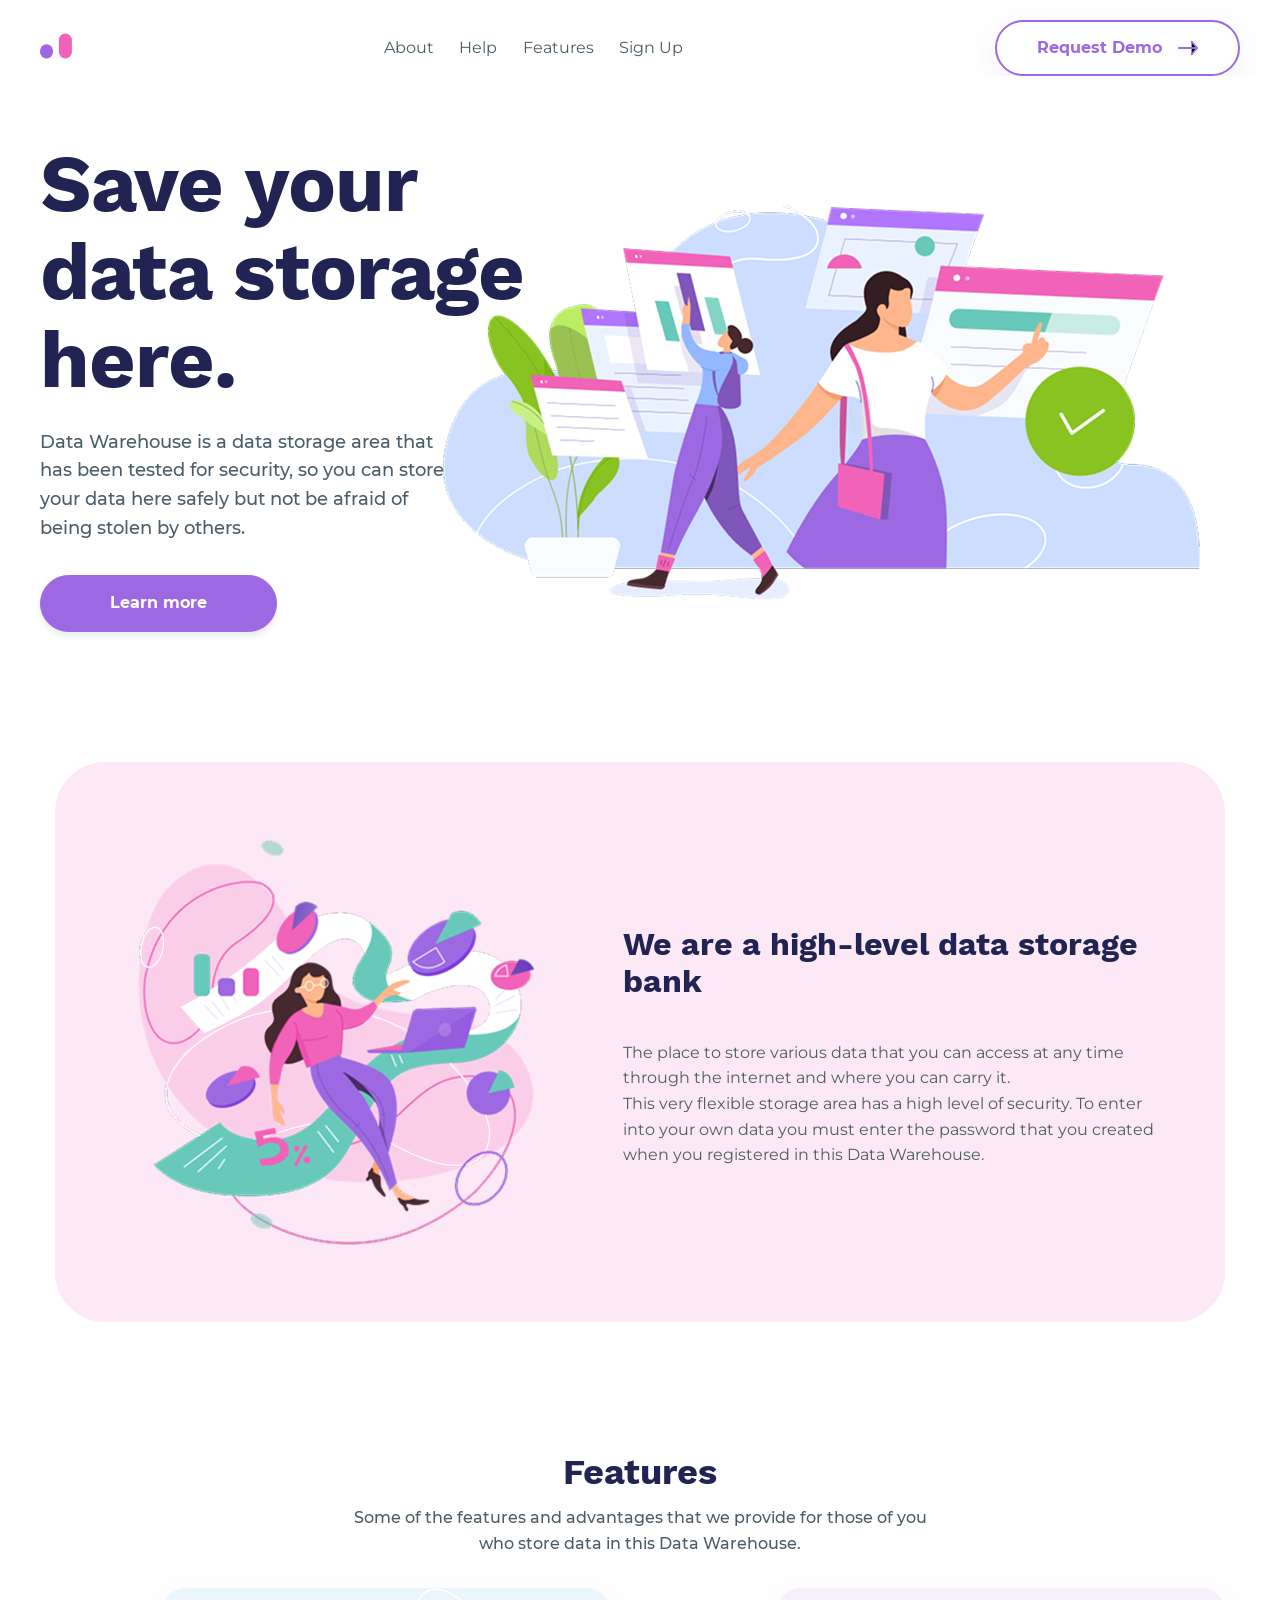
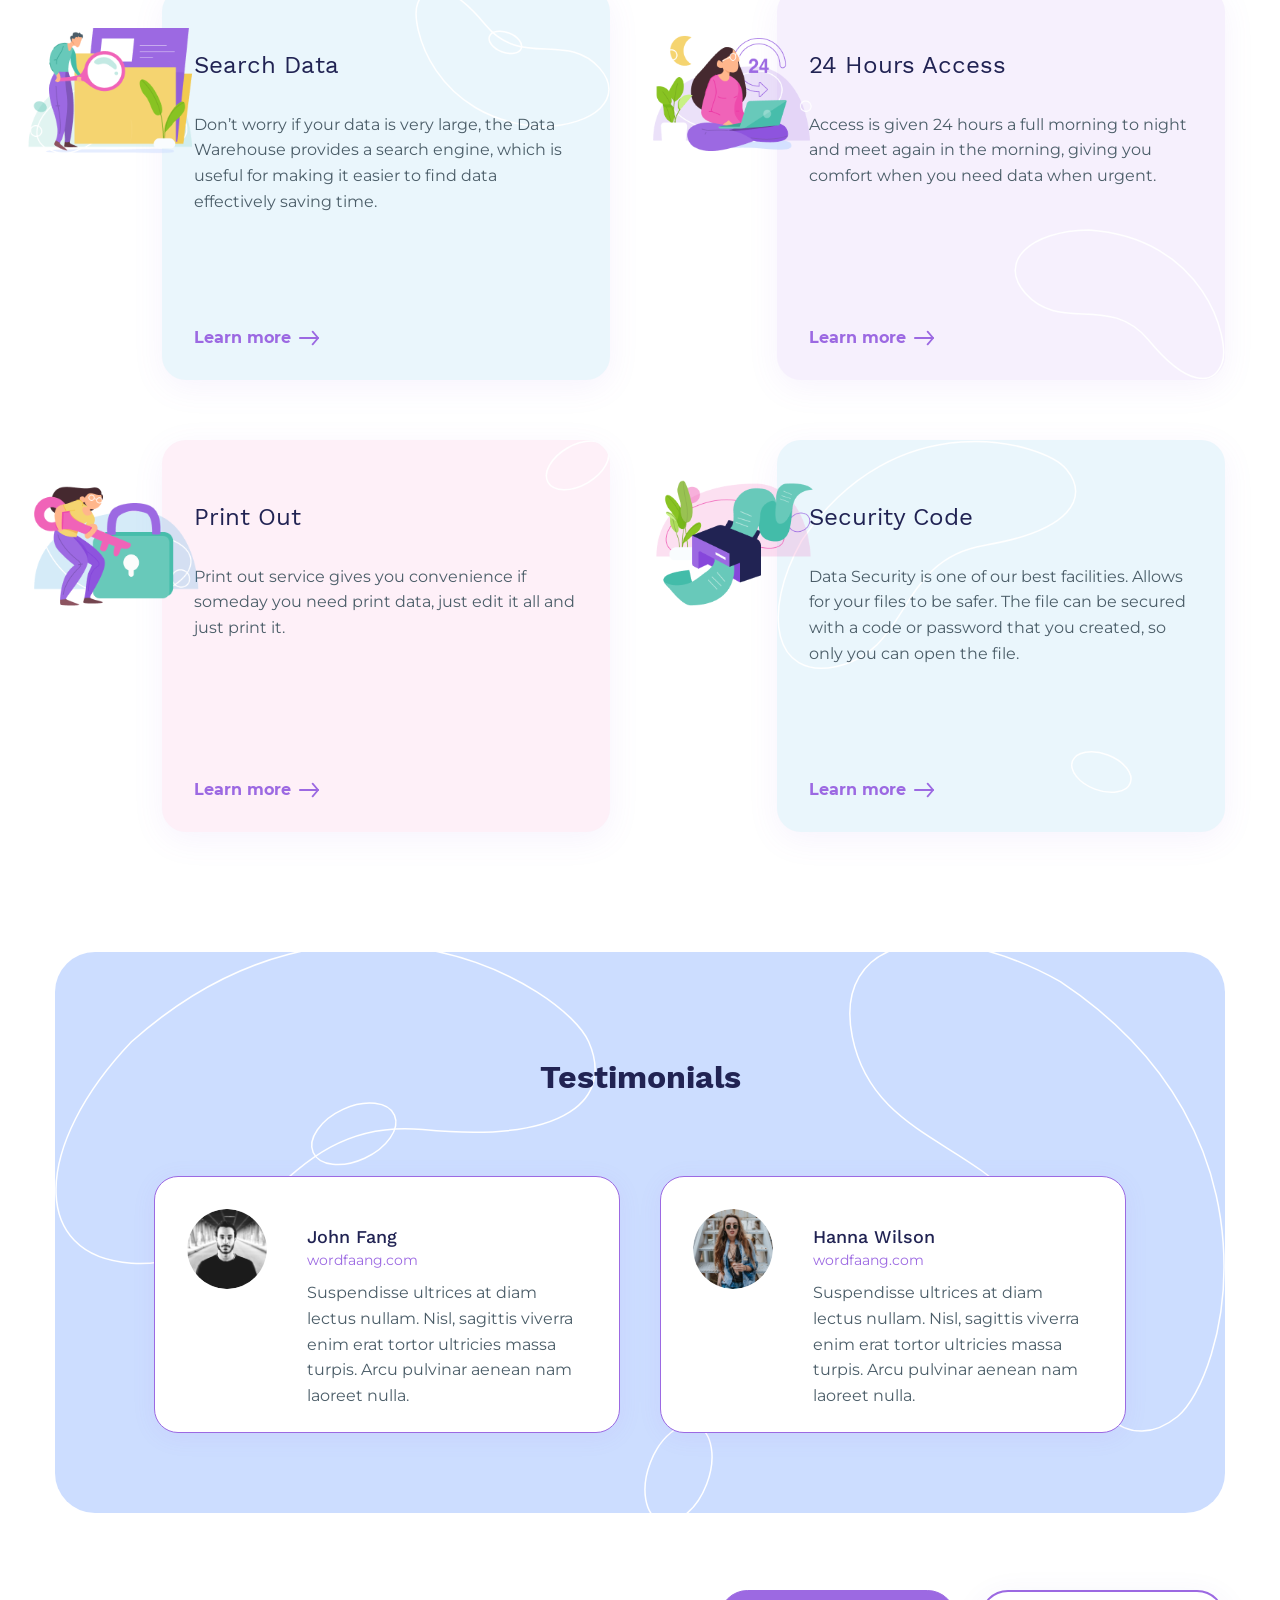
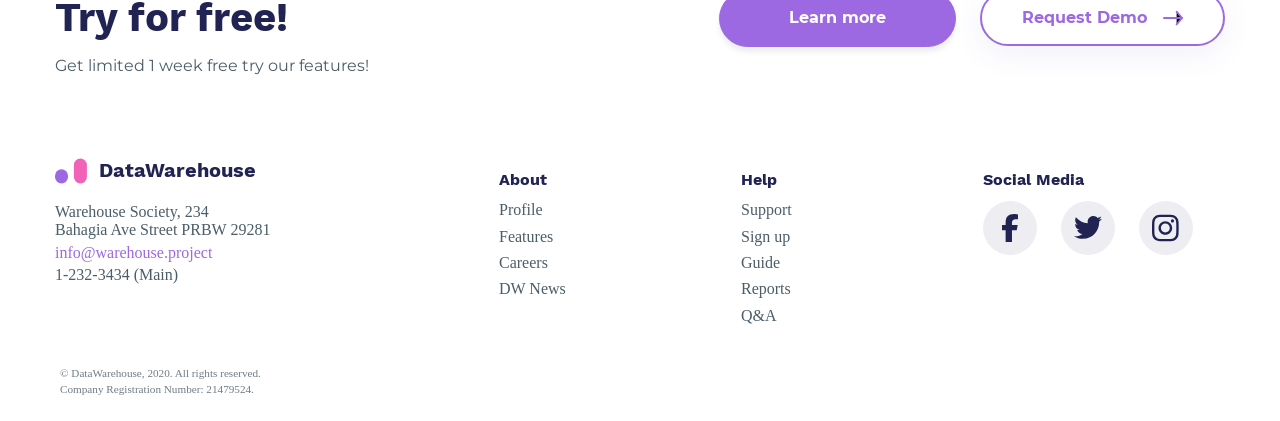
<file: index.html>
<!doctype html>
<html lang="en">

<head>
  <meta charset="utf-8">
  <meta name="viewport" content="width=device-width, initial-scale=1">
  <title>DataWarehouse</title>
  <link
    href="https://fonts.googleapis.com/css2?family=Montserrat:wght@300;400;500;700&family=Work+Sans:wght@400;700&display=swap"
    rel="stylesheet">
  <link rel="icon" href="./assets/fav/favicon.ico">
  <link rel="stylesheet" href="./css/normalize.css">
  <link rel="stylesheet" href="./css/main.css">
</head>


<body>



  <header class="header">
    <div class="container">
      <nav class="nav" aria-label="Main navigation">
        <a class="logo" href="/" aria-label="DataWarehouse">
          <img src="./assets/img/Logo.svg" alt="DataWarehouse logo" width="32" height="32">
        </a>
        <input type="checkbox" id="burger-toggle" class="burger-toggle" hidden>
        <label for="burger-toggle" class="burger__img"></label>
        <ul class="menu">
          <li class="menu__item"><a href="#about" class="menu__link">About</a></li>
          <li class="menu__item"><a href="#help" class="menu__link">Help</a></li>
          <li class="menu__item"><a href="#features" class="menu__link">Features</a></li>
          <li class="menu__item"><a href="#signup" class="menu__link">Sign Up</a></li>
        </ul>
        <a class="btn btn--accent" href="#request-demo">
          Request Demo
          <svg width="20" height="20" aria-hidden="true">
            <use href="./assets/img/sprite/sprite.svg#arrow-right"></use>
          </svg>
        </a>
      </nav>
    </div>
  </header>



  <main id="content">
    <section class="hero">
      <div class="hero__bg" aria-hidden="true"></div>
      <div class="hero__container">
        <div class="hero__text">
          <h1 id="hero-title">Save your data storage here.</h1>
          <p class="lead">Data Warehouse is a data storage area that has been
            tested for security, so you can store your data here
            safely but not be afraid of being stolen by others.</p>
          <div class="hero__actions">
            <a class="btn btn--primary" href="#try">Learn more</a>
          </div>
        </div>
        <figure class="hero__art">
          <img src="./assets/img/hero-illustration.png.png" alt="">
        </figure>
      </div>
    </section>




    <section id="about" class="about">
      <div class="about__container container">
        <div class="about__image">
          <img src="./assets/img/about-illustration.png" alt="Girl with laptop illustration">
        </div>
        <div class="about__content">
          <h2 id="about-title">We are a high-level data storage bank</h2>
          <p class="about__text">
            The place to store various data that you can access at any time through the internet and where you can carry
            it.<br>
            This very flexible storage area has a high level of security. To enter into your own data you must enter the
            password that you created when you registered in this Data Warehouse.
          </p>
        </div>
      </div>
    </section>




    <section id="features" class="features">
      <div class="section__head">
        <h2 id="features-title">Features</h2>
        <p class="features__subtitle">
          Some of the features and advantages that we provide for those of you who store data in this Data Warehouse.
        </p>
      </div>
      <div class="features__grid">
        <article class="card feature feature--search">
          <img src="./assets/img/feat-save-time.svg" alt="" class="feature__img">
          <h3>Search Data</h3>
          <p>Don’t worry if your data is very large, the Data Warehouse provides a search engine, which is useful for
            making it easier to find data effectively saving time.</p>
          <a href="#" class="feature__link">
            Learn more
            <svg width="20" height="20" aria-hidden="true">
              <use href="./assets/img/sprite/sprite.svg#arrow-right"></use>
            </svg>
          </a>
        </article>
        <article class="card feature feature--access">
          <img src="./assets/img/feat-access.svg" alt="" class="feature__img">
          <h3>24 Hours Access</h3>
          <p>Access is given 24 hours a full morning to night and meet again in the morning, giving you comfort when you
            need data when urgent.</p>
          <a href="#" class="feature__link">
            Learn more
            <svg width="20" height="20" aria-hidden="true">
              <use href="./assets/img/sprite/sprite.svg#arrow-right"></use>
            </svg>
          </a>
        </article>
        <article class="card feature feature--print">
          <img src="./assets/img/feat-security_copy.svg" alt="" class="feature__img">
          <h3>Print Out</h3>
          <p>Print out service gives you convenience if someday you need print data, just edit it all and just print it.
          </p>
          <a href="#" class="feature__link">
            Learn more
            <svg width="20" height="20" aria-hidden="true">
              <use href="./assets/img/sprite/sprite.svg#arrow-right"></use>
            </svg>
          </a>
        </article>
        <article class="card feature feature--security">
          <img src="./assets/img/feat-security.svg" alt="" class="feature__img">
          <h3>Security Code</h3>
          <p>Data Security is one of our best facilities. Allows for your files to be safer. The file can be secured
            with a code or password that you created, so only you can open the file.</p>
          <a href="#" class="feature__link">
            Learn more
            <svg width="20" height="20" aria-hidden="true">
              <use href="./assets/img/sprite/sprite.svg#arrow-right"></use>
            </svg>
          </a>
        </article>
      </div>
    </section>

    <section class="testimonials">
      <div class="testimonials__container container">
        <h2 id="testimonials-title">Testimonials</h2>
        <div class="testimonials__grid">
          <article class="testimonial-card">
            <img class="testimonial-card__img" src="./assets/img/testimonial-john.png" alt="John Fang" width="80"
              height="80">
            <div class="testimonial-card__content">
              <h3 class="testimonial-card__name">John Fang</h3>
              <a class="testimonial-card__site" href="#">wordfaang.com</a>
              <p class="testimonial-card__text">
                Suspendisse ultrices at diam lectus nullam. Nisl, sagittis viverra enim erat tortor ultricies massa
                turpis. Arcu pulvinar aenean nam laoreet nulla.
              </p>
            </div>
          </article>
          <article class="testimonial-card">
            <img class="testimonial-card__img" src="./assets/img/testimonial-hanna.png" alt="Hanna Wilson" width="80"
              height="80">
            <div class="testimonial-card__content">
              <h3 class="testimonial-card__name">Hanna Wilson</h3>
              <a class="testimonial-card__site" href="#">wordfaang.com</a>
              <p class="testimonial-card__text">
                Suspendisse ultrices at diam lectus nullam. Nisl, sagittis viverra enim erat tortor ultricies massa
                turpis. Arcu pulvinar aenean nam laoreet nulla.
              </p>
            </div>
          </article>
        </div>
      </div>
    </section>

    <section id="try" class="cta">
      <div class="container cta__container">
        <div>
          <h2 id="cta-title">Try for free!</h2>
          <p class="cta__subtitle">Get limited 1 week free try our features!</p>
        </div>
        <div class="cta__actions">
          <a class="btn btn--primary" href="#">Learn more</a>
          <a class="btn btn--accent" href="#">Request Demo
            <svg width="20" height="20" aria-hidden="true">
              <use href="./assets/img/sprite/sprite.svg#arrow-right"></use>
            </svg>
          </a>
        </div>
      </div>
    </section>
  </main>

  <footer class="site-footer">
    <div class="container site-footer__container">
      <div class="footer-col footer-col--brand">
        <a class="logo" href="/" aria-label="DataWarehouse">
          <img src="./assets/img/Logo.svg" alt="DataWarehouse logo" width="32" height="32">
          <span class="logo__text">DataWarehouse</span>
        </a>
        <address class="contact">
          <div>Warehouse Society, 234<br>Bahagia Ave Street PRBW 29281</div>
          <a href="mailto:info@warehouse.project">info@warehouse.project</a>
          <div>1-232-3434 (Main)</div>
        </address>
      </div>
      <div class="footer-col">
        <h3 class="footer-title">About</h3>
        <ul class="footer-links">
          <li><a href="#">Profile</a></li>
          <li><a href="#">Features</a></li>
          <li><a href="#">Careers</a></li>
          <li><a href="#">DW News</a></li>
        </ul>
      </div>
      <div class="footer-col">
        <h3 class="footer-title">Help</h3>
        <ul class="footer-links">
          <li><a href="#">Support</a></li>
          <li><a href="#">Sign up</a></li>
          <li><a href="#">Guide</a></li>
          <li><a href="#">Reports</a></li>
          <li><a href="#">Q&A</a></li>
        </ul>
      </div>
      <div class="footer-col">
        <h3 class="footer-title">Social Media</h3>
        <div class="footer-social">
          <a class="icon icon--fb" href="#" aria-label="Facebook">
            <svg width="32" height="32">
              <use href="./assets/img/sprite/sprite.svg#facebook"></use>
            </svg>
          </a>
          <a class="icon icon--tw active" href="#" aria-label="Twitter">
            <svg width="32" height="32">
              <use href="./assets/img/sprite/sprite.svg#twitter"></use>
            </svg>
          </a>
          <a class="icon icon--in" href="#" aria-label="LinkedIn">
            <svg width="32" height="32">
              <use href="./assets/img/sprite/sprite.svg#instagram"></use>
            </svg>
          </a>
        </div>
      </div>
    </div>
    <div class="container site-footer__bottom">
      <small>&copy; DataWarehouse, 2020. All rights reserved.<br>Company Registration Number: 21479524.</small>
    </div>
  </footer>


</body>

</html>
</file>
<file: css/main.css>
@font-face {
  font-family: "Montserrat";
  src: url("../assets/fonts/monsterrat/Montserrat-Medium.woff2") format("woff2"), url("../assets/fonts/monsterrat/Montserrat-Medium.woff") format("woff");
  font-weight: 500;
  font-style: normal;
}
@font-face {
  font-family: "Montserrat";
  src: url("../assets/fonts/monsterrat/Montserrat-Bold.woff2") format("woff2"), url("../assets/fonts/monsterrat/Montserrat-Bold.woff") format("woff");
  font-weight: 700;
  font-style: normal;
}
@font-face {
  font-family: "Montserrat";
  src: url("../assets/fonts/monsterrat/Montserrat-Light.woff2") format("woff2"), url("../assets/fonts/monsterrat/Montserrat-Light.woff") format("woff");
  font-weight: 300;
  font-style: normal;
}
@font-face {
  font-family: "Work Sans";
  src: url("../assets/fonts/work_sans/WorkSans-Bold.woff2") format("woff2"), url("../assets/fonts/work_sans/WorkSans-Bold.woff") format("woff");
  font-weight: 700;
  font-style: normal;
}
@font-face {
  font-family: "Work Sans";
  src: url("../assets/fonts/work_sans/WorkSans-Regular.woff2") format("woff2"), url("../assets/fonts/work_sans/WorkSans-Regular.woff") format("woff");
  font-weight: 400;
  font-style: normal;
}
.container {
  max-width: 1200px;
  margin: 0 auto;
  padding: 0 10px;
}

.nav {
  display: flex;
  justify-content: space-between;
  align-items: center;
  margin-top: 20px;
}

.menu {
  display: flex;
  list-style: none;
  gap: 2vw;
  padding: 0;
  margin: 0;
  right: 30px;
}
.menu__link {
  font-family: "Montserrat", sans-serif;
  text-decoration: none;
  color: #4b5d68;
  transition: all 0.3s;
  display: block;
  white-space: nowrap;
  font-size: 16px;
}
.menu__link:hover {
  color: #8a40ee;
}

.burger-toggle {
  display: none;
}

.burger__img {
  display: none;
  cursor: pointer;
}
@media screen and (max-width: 700px) {
  .burger__img {
    display: inline-block;
    position: relative;
    width: 34px;
    height: 2px;
    background-color: #9c69e2;
    vertical-align: middle;
    transition: all 0.35s;
  }
  .burger__img::before, .burger__img::after {
    content: "";
    position: absolute;
    width: 100%;
    height: 2px;
    background-color: #9c69e2;
    transition: all 0.35s;
  }
  .burger__img::before {
    top: -10px;
  }
  .burger__img::after {
    top: 10px;
  }
}

.burger-toggle:checked + .burger__img {
  transform: rotate(405deg);
}
.burger-toggle:checked + .burger__img::before {
  opacity: 0;
}
.burger-toggle:checked + .burger__img::after {
  top: 0;
  transform: rotate(90deg);
}

@media screen and (max-width: 700px) {
  .menu {
    display: none;
    position: absolute;
    top: 60px;
    left: 0;
    right: 0;
    flex-direction: column;
    align-items: center;
    background: #fff;
    gap: 24px;
    padding: 32px 0;
    box-shadow: 0 8px 32px 0 rgba(76, 68, 182, 0.08);
    z-index: 99;
    opacity: 0;
    transition: opacity 0.3s;
  }
  .burger-toggle:checked ~ .menu {
    display: flex;
    opacity: 1;
  }
}
.btn {
  display: inline-block;
  border-radius: 50px;
  font-family: "Montserrat", sans-serif;
  font-weight: 700;
  font-size: 16px;
  text-decoration: none;
  border: none;
  cursor: pointer;
  transition: background 0.3s, color 0.3s, box-shadow 0.3s;
  padding: 16px 40px;
}

.btn--accent {
  background: #fff;
  color: #9c69e2;
  border: 2px solid #9c69e2;
  box-shadow: 0 8px 32px 0 rgba(76, 68, 182, 0.08);
  display: inline-flex;
  align-items: center;
  gap: 16px;
}
.btn--accent:hover, .btn--accent:focus {
  background: #8a40ee;
  color: #fff;
  border-color: #8a40ee;
  outline: none;
  box-shadow: 0 8px 32px 0 rgba(76, 68, 182, 0.16);
}

@media (max-width: 700px) {
  .btn {
    padding: 12px 24px;
    font-size: 15px;
  }
  .btn--accent {
    gap: 10px;
    font-size: 15px;
  }
}
@media (max-width: 500px) {
  .btn {
    padding: 10px 12px;
    font-size: 14px;
  }
  .btn--accent {
    gap: 6px;
    font-size: 14px;
  }
}
.hero {
  background: #fff;
  padding: 60px 10px 40px 10px;
  min-height: 480px;
  display: flex;
  align-items: center;
  position: relative;
  overflow: hidden;
}
.hero__container {
  max-width: 1200px;
  margin: 0 auto;
  display: flex;
  align-items: center;
  justify-content: space-between;
  gap: 40px;
  position: relative;
  z-index: 1;
  width: 100%;
}
.hero__text {
  flex: 1 1 50%;
  color: #212353;
  position: relative;
  z-index: 2;
  bottom: 50px;
}
.hero__text h1 {
  font-family: "Work Sans", sans-serif;
  font-size: 80px;
  font-weight: 700;
  margin-bottom: 24px;
  line-height: 1.1;
  letter-spacing: -1px;
}
.hero__text .lead {
  font-family: "Montserrat", sans-serif;
  font-weight: 500;
  font-size: 18px;
  line-height: 1.6;
  color: #4b5d68;
  margin-bottom: 32px;
  max-width: 420px;
}
.hero__actions {
  display: flex;
  align-items: center;
  gap: 2vw;
}
.hero__art {
  flex: 1 1 50%;
  display: flex;
  justify-content: flex-end;
  align-items: center;
}
.hero__art img {
  max-width: 150%;
  height: auto;
  display: block;
}
@media (max-width: 1000px) {
  .hero__container {
    flex-direction: column;
    gap: 32px;
    text-align: center;
  }
  .hero__text {
    flex: 1 1 100%;
  }
  .hero__text h1 {
    font-size: 48px;
  }
  .hero__text .lead {
    font-size: 16px;
    max-width: 100%;
    margin-left: auto;
    margin-right: auto;
  }
  .hero__art {
    justify-content: center;
  }
  .hero__art img {
    max-width: 100%;
  }
}

.btn--primary {
  background: #9c69e2;
  color: #fff;
  border: 1px solid #9c69e2;
  border-radius: 50px;
  width: 155px;
  height: 23px;
  box-shadow: 0 5px 5px 0 rgba(75, 93, 104, 0.1);
  display: inline-flex;
  align-items: center;
  justify-content: center;
  gap: 16px;
  font-family: "Montserrat", sans-serif;
  font-weight: 700;
  font-size: 16px;
  text-decoration: none;
  cursor: pointer;
  transition: background 0.3s, color 0.3s, box-shadow 0.3s;
}
.btn--primary:hover, .btn--primary:focus {
  background: #8a40ee;
  border-color: #8a40ee;
  color: #fff;
  outline: none;
  box-shadow: 0 8px 32px 0 rgba(156, 105, 226, 0.16);
}

.about {
  background: #fde8f5;
  border-radius: 50px;
  margin: 40px auto;
  max-width: 1170px;
  min-height: 560px;
  display: flex;
  align-items: center;
  justify-content: center;
}
.about__container {
  display: flex;
  align-items: center;
  gap: clamp(20px, 5vw, 130px);
  padding: 60px;
}
.about__image {
  flex: 1 1 45%;
  display: flex;
  justify-content: center;
  align-items: center;
}
.about__image img {
  max-width: 100%;
  height: auto;
  display: block;
}
.about__content {
  flex: 1 1 55%;
  color: #212353;
  display: flex;
  flex-direction: column;
  justify-content: center;
}
.about h2 {
  font-family: "Work Sans", sans-serif;
  font-size: 32px;
  font-weight: 700;
  margin-bottom: 24px;
  color: #212353;
}
.about__text {
  font-family: "Montserrat", sans-serif;
  font-size: 16px;
  font-weight: 400;
  line-height: 1.6;
  color: #4b5d68;
}

@media (max-width: 900px) {
  .about {
    border-radius: 32px;
    min-height: 0;
    margin: 24px auto;
  }
  .about__container {
    flex-direction: column;
    gap: 24px;
    padding: 32px 16px;
    align-items: flex-start;
  }
  .about__image {
    width: 100%;
    margin-bottom: 16px;
  }
  .about__image img {
    max-width: 320px;
    margin: 0 auto;
  }
  .about__content {
    width: 100%;
  }
  .about__content h2 {
    font-size: 24px;
    margin-bottom: 16px;
  }
  .about__content .about__text {
    font-size: 15px;
  }
}
@media (max-width: 600px) {
  .about {
    border-radius: 16px;
    margin: 12px auto;
  }
  .about__container {
    padding: 16px 4px;
    gap: 16px;
  }
  .about__image img {
    max-width: 200px;
  }
  .about__content h2 {
    font-size: 18px;
  }
  .about__content .about__text {
    font-size: 14px;
  }
}
.features {
  padding: 60px 0 120px 0;
  background: #fff;
}
.features .section__head {
  text-align: center;
  margin-bottom: 32px;
}
.features .section__head h2 {
  font-family: "Work Sans", sans-serif;
  font-size: 36px;
  font-weight: 700;
  color: #212353;
  margin-bottom: 12px;
}
.features .section__head .features__subtitle {
  font-family: "Montserrat", sans-serif;
  font-size: 16px;
  font-weight: 500;
  line-height: 1.6;
  color: #4b5d68;
  margin: 0 auto 0 auto;
  max-width: 600px;
}
.features__grid {
  display: grid;
  grid-template-columns: repeat(2, 1fr);
  gap: 60px;
  max-width: 1170px;
  margin: 0 auto;
  justify-items: right;
}
@media (max-width: 1200px) {
  .features__grid {
    gap: 40px;
    padding: 0 20px;
    grid-template-columns: 1fr;
    margin: 0 auto;
    justify-items: center;
  }
}

.card.feature {
  background: #eaf6fc;
  border-radius: 24px;
  padding: 40px 32px 32px 32px;
  box-shadow: 0 8px 32px 0 rgba(156, 105, 226, 0.08);
  display: flex;
  flex-direction: column;
  align-items: flex-start;
  min-height: 320px;
  position: relative;
  transition: box-shadow 0.3s;
  max-width: 384px;
  max-height: 400px;
}
.card.feature.feature--search {
  background: #eaf6fc url("../assets/img/Search_data.svg") no-repeat;
  background-position: top right;
}
.card.feature.feature--access {
  background: #f6f0fd url("../assets/img/Hours_access.svg") no-repeat;
  background-position: bottom right;
}
.card.feature.feature--print {
  background: #fef0f8 url("../assets/img/Print_Out.svg") no-repeat;
  background-position: top right;
}
.card.feature.feature--security {
  background: #eaf6fc url("../assets/img/Security_Code.svg") no-repeat;
}
.card.feature h3 {
  font-family: "Work Sans", sans-serif;
  font-size: 24px;
  font-weight: 400;
  color: #212353;
  margin-bottom: 16px;
}
.card.feature p {
  font-family: "Montserrat", sans-serif;
  font-size: 16px;
  font-weight: 400;
  line-height: 1.6;
  color: #4b5d68;
  margin-bottom: 24px;
}
.card.feature .feature__img {
  max-width: 171px;
  height: auto;
  position: absolute;
  right: 411px;
  z-index: 1;
}
@media (max-width: 1200px) {
  .card.feature .feature__img {
    right: 32px;
    max-width: 180px;
    position: static;
  }
}
@media (max-width: 900px) {
  .card.feature .feature__img {
    position: static;
    max-width: 140px;
    margin-bottom: 16px;
    display: block;
  }
}
@media (max-width: 600px) {
  .card.feature .feature__img {
    max-width: 100px;
    margin-bottom: 12px;
  }
}
.card.feature .feature__link {
  display: inline-flex;
  align-items: center;
  gap: 8px;
  font-family: "Montserrat", sans-serif;
  font-weight: 700;
  font-size: 16px;
  color: #9c69e2;
  text-decoration: none;
  margin-top: auto;
  transition: color 0.3s;
  position: relative;
  z-index: 2;
}
.card.feature .feature__link svg {
  fill: none;
  stroke: #9c69e2;
  transition: stroke 0.3s;
}
.card.feature .feature__link:hover, .card.feature .feature__link:focus {
  color: #8a40ee;
}
.card.feature .feature__link:hover svg, .card.feature .feature__link:focus svg {
  stroke: #8a40ee;
  transform: translateX(8px);
}

.testimonials {
  background: #ccddff url("../assets/img/testimonials-bg.svg") center/cover no-repeat;
  border-radius: 40px;
  padding: 80px 0;
  margin: 0px auto;
  max-width: 1170px;
}
.testimonials__container {
  max-width: 1000px;
  margin: 0 auto;
  text-align: center;
}
.testimonials h2 {
  font-family: "Work Sans", sans-serif;
  font-size: 32px;
  font-weight: 700;
  color: #212353;
  margin-bottom: 80px;
}
.testimonials__grid {
  display: flex;
  gap: clamp(16px, 5vw, 40px);
  justify-content: center;
  flex-wrap: wrap;
}

.testimonial-card {
  background: #fff;
  border-radius: 24px;
  box-shadow: 0 4px 24px 0 rgba(156, 105, 226, 0.08);
  padding: 32px 32px 24px 32px;
  display: flex;
  align-items: flex-start;
  gap: 24px;
  min-width: 340px;
  max-width: 400px;
  flex: 1 1 340px;
  border: 1px solid #9c69e2;
}
.testimonial-card__img {
  width: 80px;
  height: 80px;
  border-radius: 50%;
  object-fit: cover;
  margin-right: 16px;
  flex-shrink: 0;
}
.testimonial-card__content {
  text-align: left;
}
.testimonial-card__name {
  font-family: "Work Sans", sans-serif;
  font-size: 18px;
  font-weight: 500;
  color: #212353;
  margin-bottom: 4px;
}
.testimonial-card__site {
  font-family: "Montserrat", sans-serif;
  font-size: 14px;
  color: #9c69e2;
  text-decoration: none;
  margin-bottom: 12px;
  display: inline-block;
}
.testimonial-card__text {
  font-family: "Montserrat", sans-serif;
  font-size: 16px;
  color: #4b5d68;
  line-height: 1.6;
  margin: 0;
}

@media (max-width: 900px) {
  .testimonial-card {
    max-width: 100%;
    min-width: 0;
    padding: 24px 16px;
    gap: 16px;
    flex-direction: column;
    align-items: center;
    text-align: center;
  }
  .testimonial-card__img {
    margin: 0 auto 12px auto;
  }
  .testimonial-card__content {
    text-align: center;
  }
  .testimonial-card__name {
    font-size: 16px;
  }
  .testimonial-card__text {
    font-size: 15px;
  }
}
@media (max-width: 600px) {
  .testimonial-card {
    padding: 16px 8px;
    border-radius: 12px;
  }
  .testimonial-card__img {
    width: 56px;
    height: 56px;
    margin-bottom: 8px;
  }
  .testimonial-card__name {
    font-size: 14px;
  }
  .testimonial-card__site {
    font-size: 12px;
    margin-bottom: 8px;
  }
  .testimonial-card__text {
    font-size: 13px;
  }
}
.cta {
  background: #fff;
  padding: 48px 0 32px 0;
}
.cta .cta__container {
  display: flex;
  justify-content: space-between;
  align-items: center;
  max-width: 1170px;
  margin: 0 auto;
  gap: 40px;
}
.cta h2 {
  font-family: "Work Sans", sans-serif;
  font-size: 40px;
  font-weight: 700;
  color: #212353;
  margin-bottom: 8px;
}
.cta .cta__subtitle {
  font-family: "Montserrat", sans-serif;
  font-size: 16px;
  color: #4b5d68;
  margin-bottom: 0;
}
.cta .cta__actions {
  display: flex;
  gap: 24px;
  align-items: center;
}

@media (max-width: 900px) {
  .cta {
    padding: 24px 0 16px 0;
  }
  .cta .cta__container {
    flex-direction: column;
    text-align: center;
    gap: 24px;
  }
  .cta h2 {
    font-size: 28px;
  }
  .cta .cta__subtitle {
    font-size: 15px;
  }
  .cta .cta__actions {
    flex-direction: column;
    gap: 16px;
  }
}
.site-footer {
  background: #fff;
  padding: 48px 0 24px 0;
}
.site-footer .site-footer__container {
  display: flex;
  justify-content: space-between;
  align-items: flex-start;
  max-width: 1170px;
  margin: 0 auto;
  gap: vw;
  flex-wrap: wrap;
}
.site-footer .footer-col {
  flex: 1 1 180px;
  min-width: 160px;
}
.site-footer .footer-col--brand {
  flex: 2 1 320px;
  min-width: 260px;
}
.site-footer .logo {
  display: flex;
  align-items: center;
  gap: 12px;
  font-family: "Work Sans", sans-serif;
  font-weight: 700;
  font-size: 20px;
  color: #212353;
  text-decoration: none;
  margin-bottom: 16px;
}
.site-footer .logo img {
  width: 32px;
  height: 32px;
  display: block;
}
.site-footer .logo .logo__text {
  color: #212353;
}
.site-footer .contact {
  font-style: normal;
  font-size: 16px;
  color: #4b5d68;
  margin-bottom: 0;
}
.site-footer .contact a {
  color: #9c69e2;
  text-decoration: none;
  display: block;
  margin: 4px 0;
}
.site-footer .footer-title {
  font-family: "Work Sans", sans-serif;
  font-size: 16px;
  font-weight: 700;
  color: #212353;
  margin-bottom: 12px;
}
.site-footer .footer-links {
  list-style: none;
  padding: 0;
  margin: 0;
}
.site-footer .footer-links a {
  color: #4b5d68;
  text-decoration: none;
  font-size: 16px;
  transition: color 0.2s;
}
.site-footer .footer-links a:hover, .site-footer .footer-links a:focus {
  color: #9c69e2;
}
.site-footer .footer-links li {
  margin-bottom: 8px;
}
.site-footer .footer-social {
  display: flex;
  gap: 24px;
  margin-top: 8px;
}
.site-footer .footer-social .icon {
  display: flex;
  align-items: center;
  justify-content: center;
  width: 50px;
  height: 50px;
  border-radius: 50%;
  background: rgba(44, 43, 94, 0.08);
  border: 2px solid transparent;
  transition: all 0.2s ease;
}
.site-footer .footer-social .icon svg {
  width: 28px;
  height: 28px;
  fill: #212353;
  transition: all 0.2s ease;
}
.site-footer .footer-social .icon.icon--fb:hover, .site-footer .footer-social .icon.icon--fb:focus {
  background: #fff;
  border-color: #212353;
}
.site-footer .footer-social .icon.icon--fb:hover svg, .site-footer .footer-social .icon.icon--fb:focus svg {
  fill: #212353;
}
.site-footer .footer-social .icon.icon--tw:hover, .site-footer .footer-social .icon.icon--tw:focus {
  background: #fff;
  border-color: #3EC6E0;
}
.site-footer .footer-social .icon.icon--tw:hover svg, .site-footer .footer-social .icon.icon--tw:focus svg {
  fill: #3EC6E0;
}
.site-footer .footer-social .icon.icon--in:hover, .site-footer .footer-social .icon.icon--in:focus {
  background: #fff;
  border-color: #9C69E2;
}
.site-footer .footer-social .icon.icon--in:hover svg, .site-footer .footer-social .icon.icon--in:focus svg {
  fill: #9C69E2;
}
.site-footer .site-footer__bottom {
  text-align: left;
  color: #4b5d68;
  font-size: 14px;
  margin-top: 32px;
  opacity: 0.8;
  padding-left: 50px;
}

@media (max-width: 900px) {
  .site-footer {
    padding: 24px 0 12px 0;
  }
  .site-footer .site-footer__container {
    flex-direction: column;
    align-items: center;
    text-align: center;
    gap: 5px;
  }
  .site-footer .footer-col {
    flex: 1 1 100%;
    min-width: 0;
    margin-bottom: 24px;
  }
  .site-footer .footer-col:last-child {
    margin-bottom: 0;
  }
  .site-footer .footer-col--brand {
    flex: 1 1 100%;
    min-width: 0;
  }
  .site-footer .site-footer__bottom {
    padding-left: 10px;
    margin-top: 16px;
    font-size: 13px;
  }
  .site-footer .footer-social {
    justify-content: center;
    margin-top: 16px;
  }
}/*# sourceMappingURL=main.css.map */
</file>
